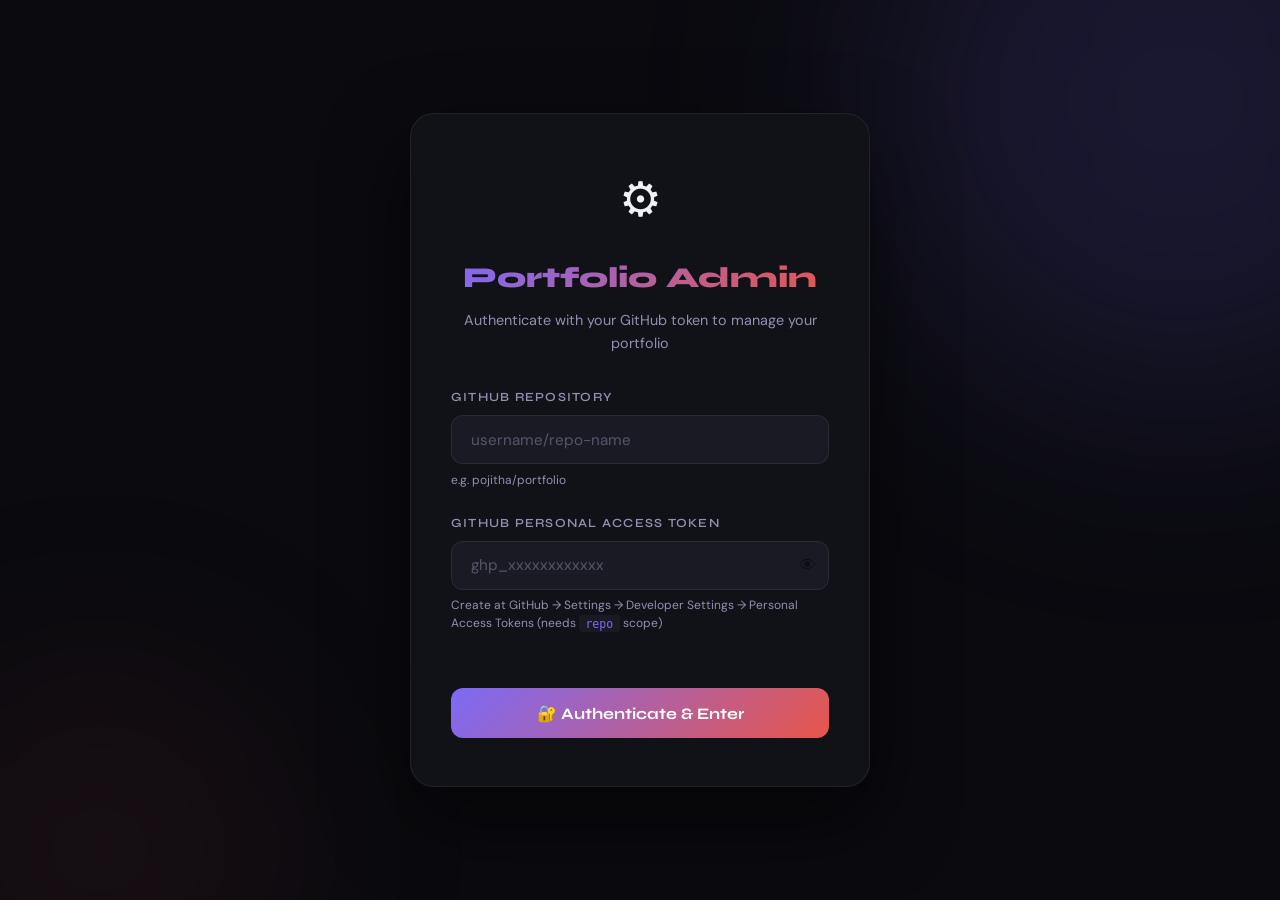
<file: admin.html>
<!DOCTYPE html>
<html lang="en" data-theme="dark">
<head>
<meta charset="UTF-8">
<meta name="viewport" content="width=device-width, initial-scale=1.0">
<title>Admin Panel — Portfolio</title>
<meta name="robots" content="noindex, nofollow">
<link rel="preconnect" href="https://fonts.googleapis.com">
<link href="https://fonts.googleapis.com/css2?family=Syne:wght@400;500;600;700;800&family=DM+Sans:ital,wght@0,300;0,400;0,500;1,300&display=swap" rel="stylesheet">
<link rel="stylesheet" href="admin.css">
</head>
<body>

<!-- LOGIN SCREEN -->
<div class="login-screen" id="loginScreen">
  <div class="login-card">
    <div class="login-logo">⚙</div>
    <h1 class="login-title">Portfolio Admin</h1>
    <p class="login-subtitle">Authenticate with your GitHub token to manage your portfolio</p>
    
    <div class="login-field">
      <label class="login-label">GitHub Repository</label>
      <input class="login-input" id="loginRepo" type="text" placeholder="username/repo-name" autocomplete="off">
      <span class="login-hint">e.g. pojitha/portfolio</span>
    </div>
    
    <div class="login-field">
      <label class="login-label">GitHub Personal Access Token</label>
      <div class="login-password-wrap">
        <input class="login-input" id="loginToken" type="password" placeholder="ghp_xxxxxxxxxxxx" autocomplete="off">
        <button class="login-eye" id="togglePassword" type="button">👁</button>
      </div>
      <span class="login-hint">Create at GitHub → Settings → Developer Settings → Personal Access Tokens (needs <code>repo</code> scope)</span>
    </div>
    
    <div class="login-error" id="loginError"></div>
    
    <button class="login-btn" id="loginBtn" onclick="handleLogin()">
      <span id="loginBtnText">🔐 Authenticate & Enter</span>
      <span id="loginSpinner" class="spinner" style="display:none"></span>
    </button>
  </div>
</div>

<!-- ADMIN PANEL -->
<div class="admin-app" id="adminApp" style="display:none">
  
  <!-- TOP BAR -->
  <div class="admin-topbar">
    <div class="admin-topbar-left">
      <div class="admin-logo">⚙ Portfolio Admin</div>
      <span class="admin-repo-badge" id="repoBadge"></span>
    </div>
    <div class="admin-topbar-right">
      <a href="index.html" class="admin-view-site" target="_blank">🌐 View Site</a>
      <button class="admin-logout" onclick="handleLogout()">🚪 Logout</button>
    </div>
  </div>
  
  <!-- BODY -->
  <div class="admin-layout">
    
    <!-- SIDEBAR -->
    <div class="admin-sidebar">
      <div class="admin-nav-item active" onclick="adminNav('hero', this)">🏠 Hero</div>
      <div class="admin-nav-item" onclick="adminNav('about', this)">👤 About</div>
      <div class="admin-nav-item" onclick="adminNav('skills', this)">📊 Skills</div>
      <div class="admin-nav-item" onclick="adminNav('services', this)">🛠 Services</div>
      <div class="admin-nav-item" onclick="adminNav('experience', this)">💼 Experience</div>
      <div class="admin-nav-item" onclick="adminNav('education', this)">🎓 Education</div>
      <div class="admin-nav-item" onclick="adminNav('projects', this)">🗂 Projects</div>
      <div class="admin-nav-item" onclick="adminNav('certs', this)">🏅 Certs</div>
      <div class="admin-nav-item" onclick="adminNav('contact', this)">📬 Contact</div>
      <div class="admin-nav-item" onclick="adminNav('images', this)">🖼 Images</div>
    </div>
    
    <!-- CONTENT -->
    <div class="admin-content">

      <!-- HERO SECTION -->
      <div class="admin-section active" id="admin-hero">
        <h3>Hero Section</h3>
        <div class="admin-field">
          <label class="admin-label">Full Name</label>
          <input class="admin-input" id="aHeroName" placeholder="Your Name">
        </div>
        <div class="admin-field">
          <label class="admin-label">Roles (comma separated)</label>
          <input class="admin-input" id="aHeroRoles" placeholder="Developer, Designer, Analyst">
        </div>
        <div class="admin-field">
          <label class="admin-label">Description</label>
          <textarea class="admin-textarea" id="aHeroDesc"></textarea>
        </div>
        <div class="admin-grid-2">
          <div class="admin-field">
            <label class="admin-label">Years Experience</label>
            <input class="admin-input" id="aStatYears" placeholder="3+">
          </div>
          <div class="admin-field">
            <label class="admin-label">Projects Count</label>
            <input class="admin-input" id="aStatProjects" placeholder="20+">
          </div>
        </div>
        <div class="admin-field">
          <label class="admin-label">Clients Count</label>
          <input class="admin-input" id="aStatClients" placeholder="15+">
        </div>
        <button class="admin-save-btn" onclick="saveHero()">💾 Save Hero Section</button>
      </div>

      <!-- ABOUT SECTION -->
      <div class="admin-section" id="admin-about">
        <h3>About Section</h3>
        <div class="admin-field">
          <label class="admin-label">Section Title</label>
          <input class="admin-input" id="aAboutTitle" placeholder="Passionate About Building Meaningful Products">
        </div>
        <div class="admin-field">
          <label class="admin-label">Paragraph 1</label>
          <textarea class="admin-textarea" id="aAboutDesc1"></textarea>
        </div>
        <div class="admin-field">
          <label class="admin-label">Paragraph 2</label>
          <textarea class="admin-textarea" id="aAboutDesc2"></textarea>
        </div>
        <button class="admin-save-btn" onclick="saveAbout()">💾 Save About Section</button>
      </div>

      <!-- SKILLS -->
      <div class="admin-section" id="admin-skills">
        <h3>Technical Skills</h3>
        <div class="admin-card-list" id="skillsList"></div>
        <button class="add-btn" onclick="addSkill()">+ Add Skill</button>
        <button class="admin-save-btn" onclick="saveSkills()">💾 Save Skills</button>
      </div>

      <!-- SERVICES -->
      <div class="admin-section" id="admin-services">
        <h3>Services</h3>
        <div class="admin-card-list" id="servicesList"></div>
        <button class="add-btn" onclick="addService()">+ Add Service</button>
        <button class="admin-save-btn" onclick="saveServices()">💾 Save Services</button>
      </div>

      <!-- EXPERIENCE -->
      <div class="admin-section" id="admin-experience">
        <h3>Work Experience</h3>
        <div class="admin-card-list" id="expList"></div>
        <button class="add-btn" onclick="addExp()">+ Add Experience</button>
        <button class="admin-save-btn" onclick="saveExp()">💾 Save Experience</button>
      </div>

      <!-- EDUCATION -->
      <div class="admin-section" id="admin-education">
        <h3>Education</h3>
        <div class="admin-card-list" id="eduList"></div>
        <button class="add-btn" onclick="addEdu()">+ Add Education</button>
        <button class="admin-save-btn" onclick="saveEdu()">💾 Save Education</button>
      </div>

      <!-- PROJECTS -->
      <div class="admin-section" id="admin-projects">
        <h3>Portfolio Projects</h3>
        <p class="projects-editor-note">
          Blog editor supports: Title (H1), headings (H2-H6), paragraph, bold, italic, underline, hyperlinks, and image upload.
        </p>
        <div class="admin-card-list" id="projectsList"></div>
        <button class="add-btn" onclick="addProject()">+ Add Project</button>
        <button class="admin-save-btn" onclick="saveProjects()">💾 Save Projects</button>
      </div>

      <!-- CERTIFICATIONS -->
      <div class="admin-section" id="admin-certs">
        <h3>Certifications</h3>
        <div class="admin-card-list" id="certsList"></div>
        <button class="add-btn" onclick="addCert()">+ Add Certification</button>
        <button class="admin-save-btn" onclick="saveCerts()">💾 Save Certifications</button>
      </div>

      <!-- CONTACT -->
      <div class="admin-section" id="admin-contact">
        <h3>Contact Details</h3>
        <div class="admin-field">
          <label class="admin-label">Email</label>
          <input class="admin-input" id="aEmail" placeholder="hello@yourname.com">
        </div>
        <div class="admin-field">
          <label class="admin-label">Phone</label>
          <input class="admin-input" id="aPhone" placeholder="+91 000-000-0000">
        </div>
        <div class="admin-field">
          <label class="admin-label">Location</label>
          <input class="admin-input" id="aLocation" placeholder="Hyderabad, India">
        </div>
        <div class="admin-field">
          <label class="admin-label">LinkedIn URL</label>
          <input class="admin-input" id="aLinkedin" placeholder="https://linkedin.com/in/...">
        </div>
        <div class="admin-field">
          <label class="admin-label">GitHub URL</label>
          <input class="admin-input" id="aGithub" placeholder="https://github.com/...">
        </div>
        <button class="admin-save-btn" onclick="saveContact()">💾 Save Contact Details</button>
      </div>

      <!-- IMAGES -->
      <div class="admin-section" id="admin-images">
        <h3>Image Management</h3>
        <p style="color:var(--text2);margin-bottom:1.5rem;font-size:0.9rem;line-height:1.7">
          Upload images to your GitHub repo. They will be stored in the <code>images/</code> folder and the URLs will be used in your portfolio.
        </p>
        
        <div class="image-upload-section">
          <h4 style="font-family:var(--font-display);font-size:0.95rem;font-weight:700;margin-bottom:1rem">Hero Photo</h4>
          <div class="image-preview" id="heroImagePreview">
            <span>No image set</span>
          </div>
          <div class="image-upload-controls">
            <input type="file" id="heroImageFile" accept="image/*" style="display:none" onchange="handleImageSelect('hero', this)">
            <button class="add-btn" onclick="document.getElementById('heroImageFile').click()">📁 Choose File</button>
            <button class="add-btn" onclick="uploadImage('hero')">⬆ Upload to GitHub</button>
            <input class="admin-input" id="heroImageUrl" placeholder="Or paste image URL directly..." style="margin-top:0.5rem">
            <button class="add-btn" style="margin-top:0.5rem" onclick="setImageUrl('hero')">🔗 Use URL</button>
          </div>
        </div>

        <div class="image-upload-section" style="margin-top:2rem">
          <h4 style="font-family:var(--font-display);font-size:0.95rem;font-weight:700;margin-bottom:1rem">About Photo</h4>
          <div class="image-preview" id="aboutImagePreview">
            <span>No image set</span>
          </div>
          <div class="image-upload-controls">
            <input type="file" id="aboutImageFile" accept="image/*" style="display:none" onchange="handleImageSelect('about', this)">
            <button class="add-btn" onclick="document.getElementById('aboutImageFile').click()">📁 Choose File</button>
            <button class="add-btn" onclick="uploadImage('about')">⬆ Upload to GitHub</button>
            <input class="admin-input" id="aboutImageUrl" placeholder="Or paste image URL directly..." style="margin-top:0.5rem">
            <button class="add-btn" style="margin-top:0.5rem" onclick="setImageUrl('about')">🔗 Use URL</button>
          </div>
        </div>

        <div class="image-upload-section" style="margin-top:2rem">
          <h4 style="font-family:var(--font-display);font-size:0.95rem;font-weight:700;margin-bottom:1rem">Project Thumbnails</h4>
          <p style="color:var(--text2);font-size:0.85rem;margin-bottom:1rem">Upload project images and assign them to projects</p>
          <input type="file" id="projectImageFile" accept="image/*" style="display:none" onchange="handleImageSelect('project', this)">
          <button class="add-btn" onclick="document.getElementById('projectImageFile').click()">📁 Choose Project Image</button>
          <div class="admin-field" style="margin-top:0.75rem">
            <label class="admin-label">Select Project</label>
            <select class="admin-input" id="projectImageTarget"></select>
          </div>
          <button class="add-btn" onclick="uploadImage('project')">⬆ Upload & Assign to Project</button>
          <div style="margin-top:1rem">
            <input class="admin-input" id="projectImageUrl" placeholder="Or paste image URL directly...">
            <button class="add-btn" style="margin-top:0.5rem" onclick="setImageUrl('project')">🔗 Use URL for Project</button>
          </div>
        </div>
      </div>

    </div>
  </div>
</div>

<!-- TOAST -->
<div class="toast" id="toast"></div>

<script src="admin.js?v=20260430-2"></script>
</body>
</html>
</file>
<file: admin.css>
/* ===== ADMIN CSS ===== */
:root {
  --font-display: 'Syne', sans-serif;
  --font-body: 'DM Sans', sans-serif;
  --ease: cubic-bezier(0.16, 1, 0.3, 1);
}
[data-theme="dark"] {
  --bg: #0a0a0f;
  --bg2: #111118;
  --bg3: #1a1a24;
  --border: rgba(255,255,255,0.07);
  --text: #f0f0f8;
  --text2: #9090b0;
  --accent: #7c6af7;
  --accent2: #e8564a;
  --accent3: #3ec6a0;
  --card-bg: rgba(255,255,255,0.03);
  --card-hover: rgba(255,255,255,0.06);
  --shadow: rgba(0,0,0,0.5);
  --glow: rgba(124,106,247,0.15);
  --gradient: linear-gradient(135deg, #7c6af7, #e8564a);
}

*, *::before, *::after { margin: 0; padding: 0; box-sizing: border-box; }
html { font-size: 16px; }
body {
  font-family: var(--font-body);
  background: var(--bg);
  color: var(--text);
  line-height: 1.6;
  min-height: 100vh;
}

/* ===== SCROLLBAR ===== */
::-webkit-scrollbar { width: 4px; }
::-webkit-scrollbar-track { background: var(--bg); }
::-webkit-scrollbar-thumb { background: var(--accent); border-radius: 2px; }

/* ===== LOGIN SCREEN ===== */
.login-screen {
  min-height: 100vh;
  display: flex; align-items: center; justify-content: center;
  padding: 2rem;
  background: var(--bg);
  position: relative;
  overflow: hidden;
}
.login-screen::before {
  content: '';
  position: absolute;
  width: 600px; height: 600px;
  background: var(--glow);
  border-radius: 50%;
  filter: blur(120px);
  top: -200px; right: -200px;
  pointer-events: none;
}
.login-screen::after {
  content: '';
  position: absolute;
  width: 400px; height: 400px;
  background: rgba(232,86,74,0.06);
  border-radius: 50%;
  filter: blur(100px);
  bottom: -150px; left: -100px;
  pointer-events: none;
}
.login-card {
  width: 100%; max-width: 460px;
  background: var(--bg2);
  border: 1px solid var(--border);
  border-radius: 24px;
  padding: 3rem 2.5rem;
  position: relative; z-index: 1;
  box-shadow: 0 32px 80px var(--shadow);
}
.login-logo {
  font-size: 3rem;
  text-align: center;
  margin-bottom: 1rem;
  animation: pulse 2s ease-in-out infinite;
}
@keyframes pulse {
  0%, 100% { transform: scale(1); }
  50% { transform: scale(1.05); }
}
.login-title {
  font-family: var(--font-display);
  font-size: 1.8rem; font-weight: 800;
  text-align: center;
  background: var(--gradient);
  -webkit-background-clip: text; -webkit-text-fill-color: transparent;
  background-clip: text;
  margin-bottom: 0.5rem;
}
.login-subtitle {
  text-align: center;
  color: var(--text2);
  font-size: 0.9rem;
  margin-bottom: 2rem;
  line-height: 1.6;
}
.login-field {
  margin-bottom: 1.5rem;
}
.login-label {
  display: block;
  font-family: var(--font-display);
  font-size: 0.78rem; font-weight: 600;
  text-transform: uppercase;
  letter-spacing: 0.1em;
  color: var(--text2);
  margin-bottom: 0.5rem;
}
.login-input {
  width: 100%;
  padding: 0.85rem 1.2rem;
  background: var(--bg3);
  border: 1px solid var(--border);
  border-radius: 12px;
  color: var(--text);
  font-family: var(--font-body);
  font-size: 0.95rem;
  outline: none;
  transition: border-color 0.2s, box-shadow 0.2s;
}
.login-input:focus {
  border-color: var(--accent);
  box-shadow: 0 0 0 3px var(--glow);
}
.login-input::placeholder { color: var(--text2); opacity: 0.5; }
.login-password-wrap {
  position: relative;
}
.login-password-wrap .login-input { padding-right: 3rem; }
.login-eye {
  position: absolute; right: 0.75rem; top: 50%; transform: translateY(-50%);
  background: none; border: none; cursor: pointer;
  font-size: 1.1rem; opacity: 0.5;
  transition: opacity 0.2s;
}
.login-eye:hover { opacity: 1; }
.login-hint {
  display: block;
  font-size: 0.75rem;
  color: var(--text2);
  margin-top: 0.4rem;
  line-height: 1.5;
}
.login-hint code {
  background: var(--bg3);
  padding: 0.1rem 0.4rem;
  border-radius: 4px;
  font-size: 0.72rem;
  color: var(--accent);
}
.login-error {
  color: var(--accent2);
  font-size: 0.85rem;
  font-weight: 600;
  text-align: center;
  min-height: 1.5rem;
  margin-bottom: 0.5rem;
}
.login-btn {
  width: 100%;
  padding: 0.95rem;
  background: var(--gradient);
  border: none; border-radius: 12px;
  color: #fff;
  font-family: var(--font-display);
  font-size: 1rem; font-weight: 700;
  cursor: pointer;
  transition: opacity 0.2s, transform 0.2s;
  display: flex; align-items: center; justify-content: center; gap: 0.5rem;
}
.login-btn:hover { opacity: 0.9; transform: translateY(-1px); }
.login-btn:active { transform: translateY(0); }
.spinner {
  width: 20px; height: 20px;
  border: 2px solid rgba(255,255,255,0.3);
  border-top-color: #fff;
  border-radius: 50%;
  animation: spin 0.6s linear infinite;
}
@keyframes spin { to { transform: rotate(360deg); } }

/* ===== ADMIN APP ===== */
.admin-app { min-height: 100vh; display: flex; flex-direction: column; }

/* TOP BAR */
.admin-topbar {
  height: 60px;
  background: var(--bg2);
  border-bottom: 1px solid var(--border);
  display: flex; align-items: center; justify-content: space-between;
  padding: 0 1.5rem;
  flex-shrink: 0;
}
.admin-topbar-left { display: flex; align-items: center; gap: 1rem; }
.admin-topbar-right { display: flex; align-items: center; gap: 0.75rem; }
.admin-logo {
  font-family: var(--font-display);
  font-size: 1.1rem; font-weight: 800;
  background: var(--gradient);
  -webkit-background-clip: text; -webkit-text-fill-color: transparent;
  background-clip: text;
}
.admin-repo-badge {
  padding: 0.3rem 0.8rem;
  background: var(--glow);
  border: 1px solid var(--border);
  border-radius: 100px;
  font-family: var(--font-display);
  font-size: 0.72rem; font-weight: 600;
  color: var(--accent);
}
.admin-view-site, .admin-logout {
  padding: 0.45rem 1rem;
  border-radius: 8px;
  font-family: var(--font-display);
  font-size: 0.8rem; font-weight: 600;
  cursor: pointer; transition: all 0.2s;
  text-decoration: none;
}
.admin-view-site {
  background: var(--card-bg);
  border: 1px solid var(--border);
  color: var(--text2);
}
.admin-view-site:hover { background: var(--card-hover); color: var(--text); }
.admin-logout {
  background: rgba(232,86,74,0.1);
  border: 1px solid rgba(232,86,74,0.2);
  color: var(--accent2);
}
.admin-logout:hover { background: var(--accent2); color: #fff; }

/* LAYOUT */
.admin-layout {
  display: flex; flex: 1; overflow: hidden;
}

/* SIDEBAR */
.admin-sidebar {
  width: 200px;
  background: var(--bg2);
  border-right: 1px solid var(--border);
  padding: 1rem 0;
  flex-shrink: 0;
  overflow-y: auto;
}
.admin-nav-item {
  padding: 0.75rem 1.5rem;
  font-family: var(--font-display);
  font-size: 0.85rem; font-weight: 600;
  cursor: pointer; transition: all 0.2s;
  color: var(--text2);
  display: flex; align-items: center; gap: 0.6rem;
  border-left: 3px solid transparent;
}
.admin-nav-item.active {
  color: var(--accent);
  border-left-color: var(--accent);
  background: var(--glow);
}
.admin-nav-item:hover:not(.active) {
  color: var(--text);
  background: var(--card-bg);
}

/* CONTENT */
.admin-content {
  flex: 1;
  overflow-y: auto;
  padding: 2rem;
}
.admin-section { display: none; }
.admin-section.active { display: block; }
.admin-section h3 {
  font-family: var(--font-display);
  font-size: 1.2rem; font-weight: 700;
  margin-bottom: 1.5rem;
  color: var(--text);
}
.admin-field { margin-bottom: 1.2rem; }
.admin-label {
  font-family: var(--font-display);
  font-size: 0.75rem; font-weight: 600;
  text-transform: uppercase;
  letter-spacing: 0.1em;
  color: var(--text2);
  margin-bottom: 0.4rem;
  display: block;
}
.admin-input, .admin-textarea, select.admin-input {
  width: 100%;
  padding: 0.75rem 1rem;
  background: var(--bg2);
  border: 1px solid var(--border);
  border-radius: 10px;
  color: var(--text);
  font-family: var(--font-body);
  font-size: 0.9rem;
  outline: none;
  transition: border-color 0.2s;
}
.admin-input:focus, .admin-textarea:focus { border-color: var(--accent); }
.admin-textarea { min-height: 90px; resize: vertical; }
.admin-grid-2 { display: grid; grid-template-columns: 1fr 1fr; gap: 1rem; }
.admin-save-btn {
  width: 100%;
  padding: 0.85rem;
  background: var(--gradient);
  border: none; border-radius: 12px;
  color: #fff;
  font-family: var(--font-display);
  font-size: 0.9rem; font-weight: 700;
  cursor: pointer;
  margin-top: 1.5rem;
  transition: opacity 0.2s, transform 0.1s;
}
.admin-save-btn:hover { opacity: 0.85; }
.admin-save-btn:active { transform: scale(0.98); }
.admin-save-btn:disabled {
  opacity: 0.5;
  cursor: not-allowed;
}
.admin-card-list {
  display: flex; flex-direction: column; gap: 0.75rem;
  margin-bottom: 1rem;
}
.admin-card-item {
  padding: 0.9rem 1rem;
  background: var(--bg2);
  border: 1px solid var(--border);
  border-radius: 10px;
  display: flex; align-items: center; gap: 0.75rem;
}
.admin-card-item .aci-title {
  flex: 1;
  font-family: var(--font-display);
  font-size: 0.85rem; font-weight: 600;
}
.admin-card-item .aci-sub {
  font-size: 0.75rem;
  color: var(--text2);
}
.aci-del {
  width: 28px; height: 28px;
  border-radius: 8px;
  background: rgba(232,86,74,0.1);
  border: 1px solid rgba(232,86,74,0.2);
  color: var(--accent2);
  cursor: pointer;
  display: flex; align-items: center; justify-content: center;
  font-size: 0.85rem;
  transition: all 0.2s;
  flex-shrink: 0;
}
.aci-del:hover { background: var(--accent2); color: #fff; }
.add-btn {
  padding: 0.6rem 1.2rem;
  background: var(--glow);
  border: 1px dashed var(--border);
  border-radius: 10px;
  color: var(--accent);
  font-family: var(--font-display);
  font-size: 0.82rem; font-weight: 600;
  cursor: pointer;
  transition: all 0.2s;
}
.add-btn:hover { border-style: solid; border-color: var(--accent); }

.projects-editor-note {
  color: var(--text2);
  font-size: 0.85rem;
  margin-bottom: 1rem;
  line-height: 1.6;
}
.project-admin-card {
  gap: 0.45rem;
}
.project-blog-panel {
  margin-top: 0.8rem;
  border: 1px solid var(--border);
  border-radius: 12px;
  overflow: hidden;
  background: var(--bg3);
}
.project-blog-toolbar {
  display: flex;
  flex-wrap: wrap;
  gap: 0.45rem;
  padding: 0.65rem;
  border-bottom: 1px solid var(--border);
  background: var(--bg2);
}
.project-format-select {
  width: auto;
  min-width: 150px;
  padding: 0.55rem 0.7rem;
}
.project-tool-btn {
  min-width: 38px;
  height: 36px;
  border-radius: 8px;
  border: 1px solid var(--border);
  background: var(--card-bg);
  color: var(--text);
  font-family: var(--font-display);
  font-size: 0.82rem;
  font-weight: 700;
  cursor: pointer;
}
.project-tool-btn:hover {
  border-color: var(--accent);
  color: var(--accent);
}
.project-blog-editor {
  min-height: 240px;
  max-height: 520px;
  overflow-y: auto;
  padding: 1rem;
  outline: none;
  line-height: 1.75;
  color: var(--text);
  background: var(--bg);
}
.project-blog-editor:focus {
  box-shadow: inset 0 0 0 1px var(--accent);
}
.project-blog-editor h1,
.project-blog-editor h2,
.project-blog-editor h3,
.project-blog-editor h4,
.project-blog-editor h5,
.project-blog-editor h6 {
  font-family: var(--font-display);
  margin: 1rem 0 0.5rem;
}
.project-blog-editor p {
  margin: 0.6rem 0;
}
.project-blog-editor img {
  max-width: 100%;
  border-radius: 10px;
  border: 1px solid var(--border);
  margin: 0.75rem 0;
}
.project-blog-editor a {
  color: var(--accent);
  text-decoration: underline;
}

/* ===== IMAGE UPLOAD ===== */
.image-upload-section {
  background: var(--bg2);
  border: 1px solid var(--border);
  border-radius: 16px;
  padding: 1.5rem;
}
.image-preview {
  width: 100%; max-width: 300px;
  aspect-ratio: 1;
  background: var(--bg3);
  border: 2px dashed var(--border);
  border-radius: 16px;
  display: flex; align-items: center; justify-content: center;
  margin-bottom: 1rem;
  overflow: hidden;
  color: var(--text2);
  font-size: 0.85rem;
}
.image-preview img {
  width: 100%; height: 100%;
  object-fit: cover;
}
.image-upload-controls {
  display: flex; flex-wrap: wrap; gap: 0.5rem; align-items: flex-start;
}

/* ===== TOAST ===== */
.toast {
  position: fixed; bottom: 2rem; right: 2rem; z-index: 3000;
  padding: 0.9rem 1.5rem;
  background: var(--bg3);
  border: 1px solid var(--border);
  border-radius: 12px;
  font-family: var(--font-display);
  font-size: 0.85rem; font-weight: 600;
  transform: translateY(100px); opacity: 0;
  transition: all 0.4s var(--ease);
  box-shadow: 0 16px 48px var(--shadow);
}
.toast.show { transform: translateY(0); opacity: 1; }
.toast.error { border-color: var(--accent2); color: var(--accent2); }
.toast.success { border-color: var(--accent3); color: var(--accent3); }

/* ===== RESPONSIVE ===== */
@media (max-width: 768px) {
  .admin-layout { flex-direction: column; }
  .admin-sidebar {
    width: 100%;
    border-right: none;
    border-bottom: 1px solid var(--border);
    display: flex;
    overflow-x: auto;
    padding: 0.5rem 1rem;
  }
  .admin-nav-item {
    border-left: none;
    border-bottom: 3px solid transparent;
    padding: 0.6rem 1rem;
    white-space: nowrap;
  }
  .admin-nav-item.active {
    border-bottom-color: var(--accent);
    border-left: none;
  }
  .login-card { padding: 2rem 1.5rem; }
  .admin-grid-2 { grid-template-columns: 1fr; }
  .project-format-select { width: 100%; }
  .project-blog-editor { min-height: 200px; }
}
</file>
